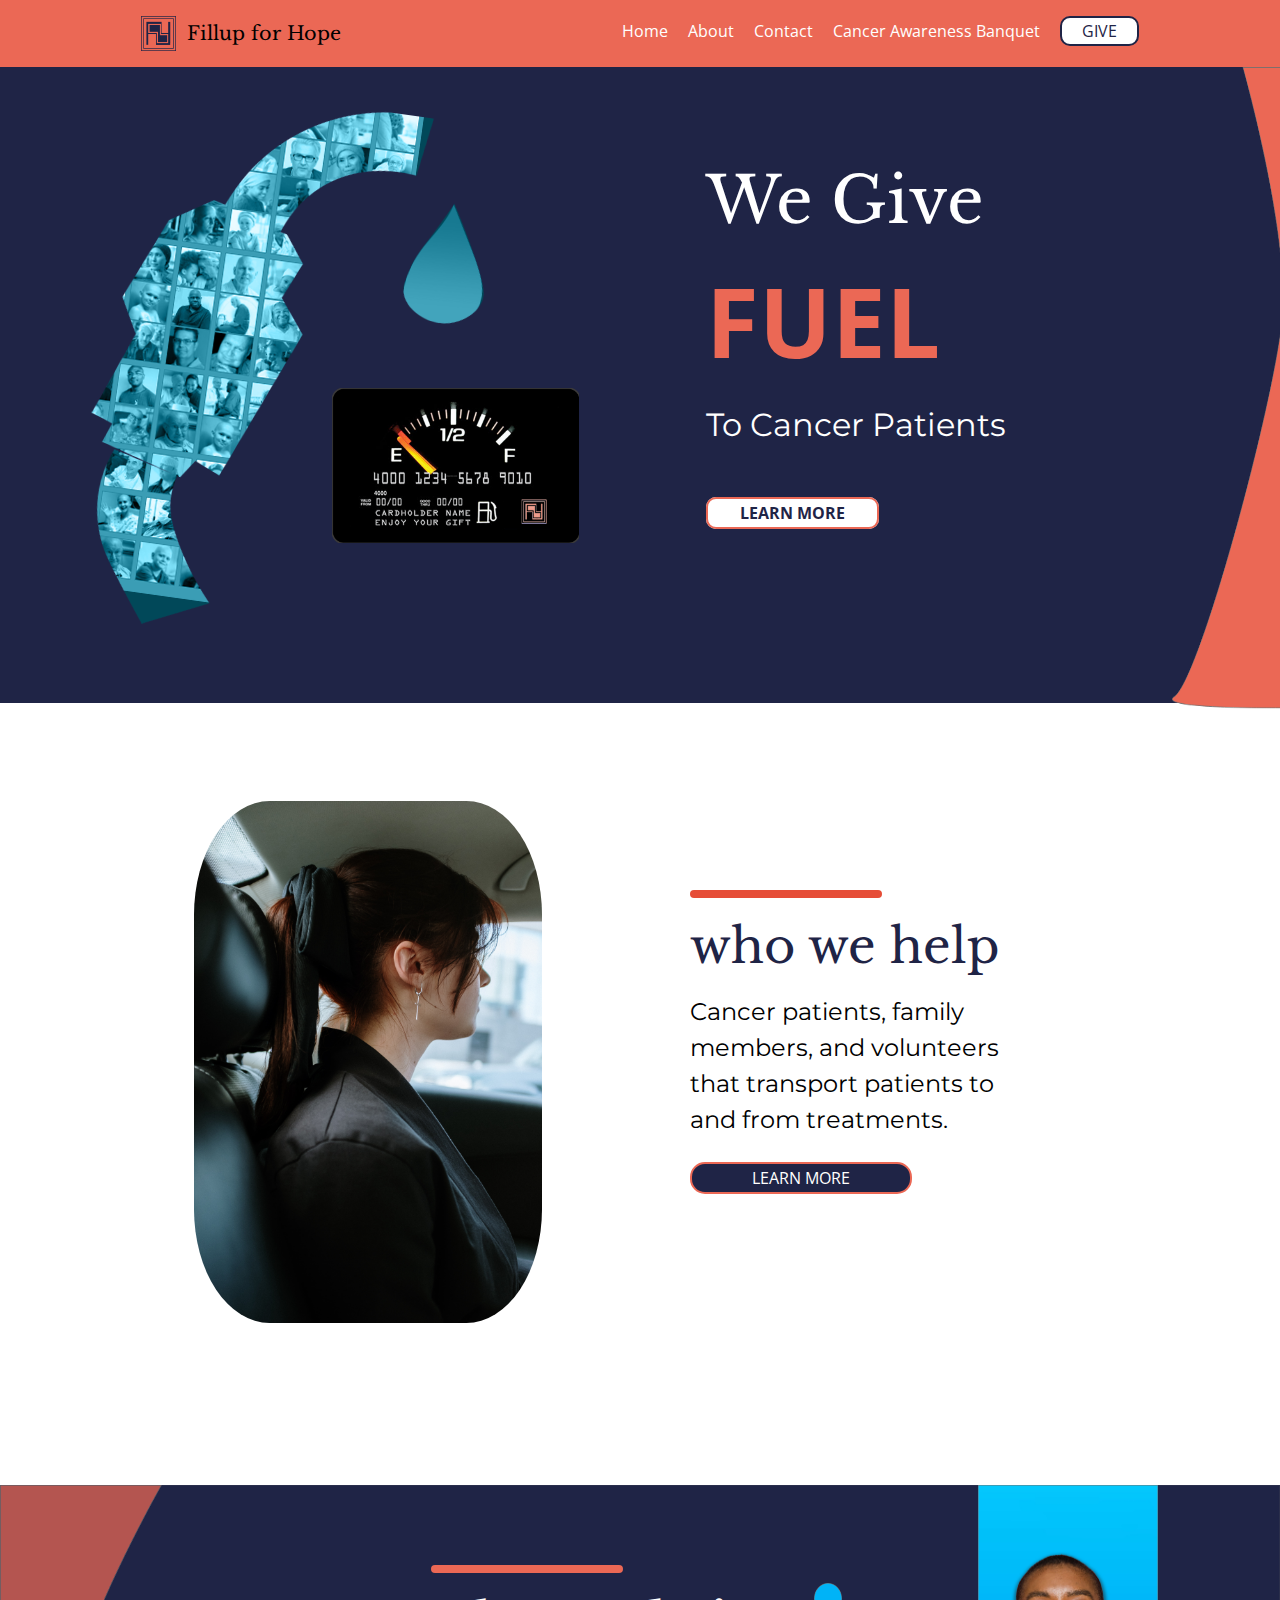
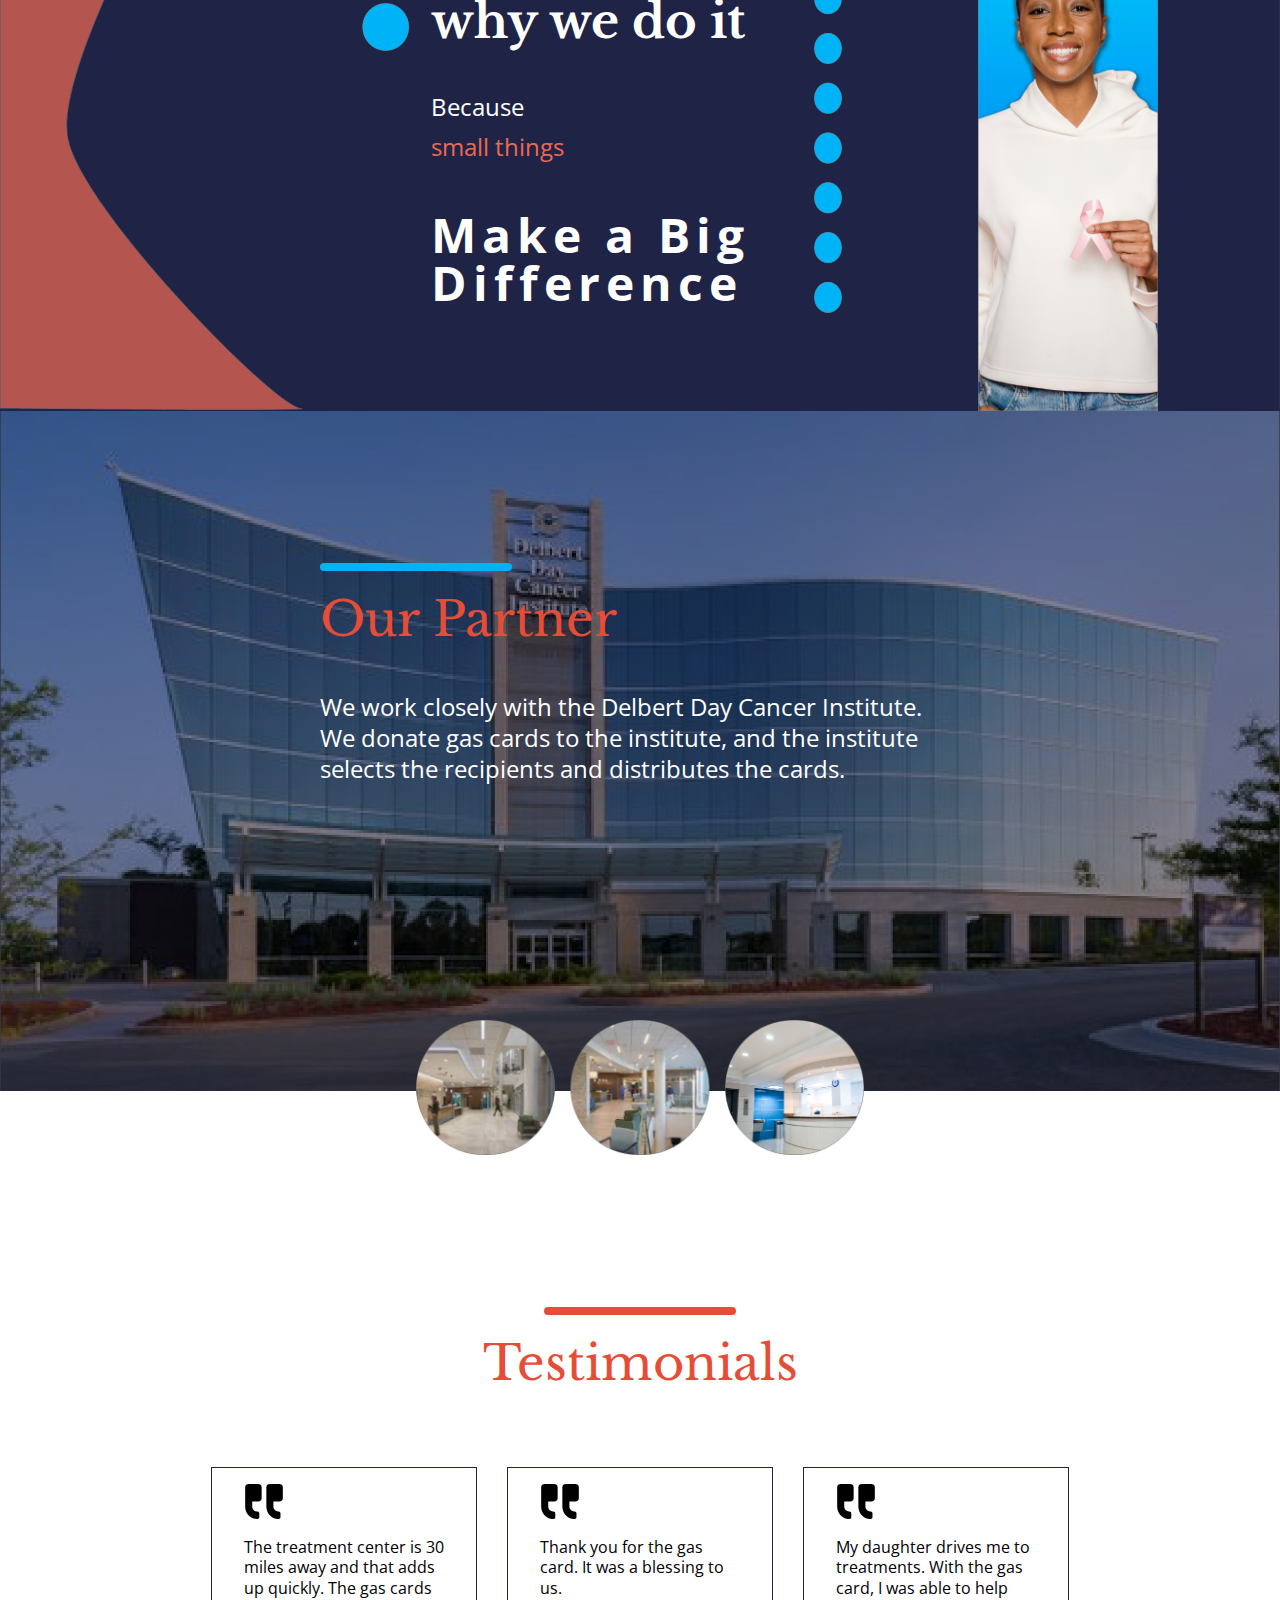
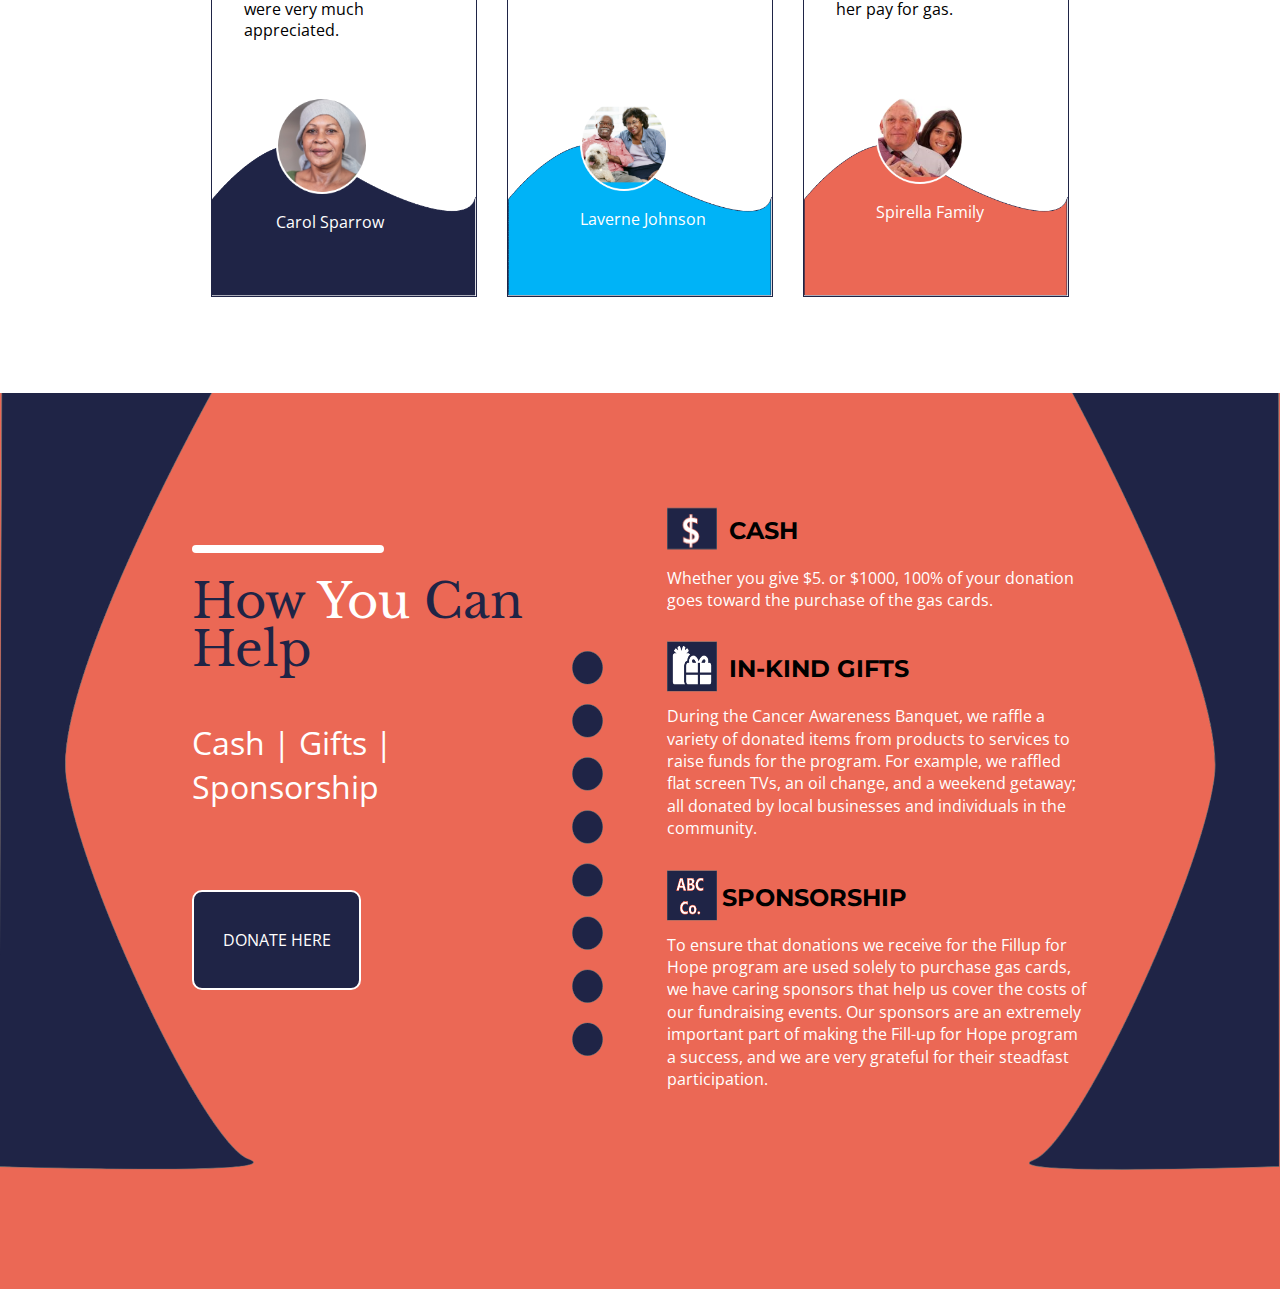
<file: index.html>
<!DOCTYPE html>
<html lang="en">

<head>
    <meta charset="UTF-8">
    <meta name="viewport" content="width=device-width, initial-scale=1.0">
    <title>Fill Up for Hope</title>
    <link rel="preconnect" href="https://fonts.gstatic.com">
    <link
        href="https://fonts.googleapis.com/css2?family=Libre+Baskerville:wght@700&family=Montserrat:wght@400;600&family=Open+Sans:wght@400;700;800&display=swap"
        rel="stylesheet">
    <link rel="stylesheet" href="css-reset.css">
    <link rel="stylesheet" href="stylesheet.css">
</head>

<body>
    <header>
        <div class="nav-bar">

            <div class="logo-container">
                <img class="logo-image" src="images/Fill-up logo dark blue (1).png" alt="logo">
                <p class="logo-text">Fillup for Hope</p>
            </div>


            <nav>
                <div class="nav-list hide-on-mobile">
                    <a class="hide-on-mobile" href="index.html">Home</a>
                    <a class="hide-on-mobile" href="#">About</a>
                    <a class="hide-on-mobile" href="contact-us.html">Contact</a>
                    <a class="hide-on-mobile" href="#">Cancer Awareness Banquet</a>
                    <a class="hide-on-mobile nav-btn" href="#">GIVE</a>
                </div>
            </nav>
        </div>
        <div class="hamburger-menu-container hide-on-desktop">
            <img id="hamburger-menu" onclick="toggleWrapperClass()" class="hide-on-desktop"
                src="images/Icon material-menu.png" alt="hamburger menu icon">
            <div id="mob-nav" class="mobile-wrapper hide-on-desktop">
                <a href="index.html">Home</a>
                <a href="#">About</a>
                <a href="contact-us.html">Contact</a>
                <a href="#">Cancer Awareness Banquet</a>
            </div>
        </div>

    </header>


    <main class="hero">
        <div class="hero-img">
            <img class="fuel-pump" src="images/fuel pump markup-gray-to fit.png" alt="faces in a fuel pump">
            <img class="gas-card" src="images/Fillup Gas guage-Card.png" alt="gas debit card">
        </div>

        <div class="hero-text">
            <h2>We Give</h2>
            <h1>FUEL</h1>
            <h3>To Cancer Patients</h3>
            <a href="#" class="light-btn">Learn More</a>
            <img class="v-border-rgt" src="images/Path 2.png" alt="">
        </div>
    </main>

    <section class="section-1">
        <div class="container">
            <div class="sec1-img col-1">
                <img class="car-girl" src="images/pexels-cottonbro-4606398.jpg" alt="girl riding in back seat of car">
            </div>

            <div class="col-2">
                <h2>who we help</h2>
                <p>Cancer patients, family members, and volunteers that transport patients to and from treatments.</p>
                <div class="section-1-btn"><a class="dark-btn" href="#">Learn More</a>
                </div>
            </div>
        </div>
       

    </section>
    <!--end section one-->


    <section class="section-2">

        <div class="container">
            <div class="col-1">
                <img class="v-border-left" src="images/Path 1.png" alt="decorative orange border">
            </div>
            <div class="col-2 columns">
                <img class="big-dot" src="images/big-blue-dot.png" alt="large blue dot">
                <h2>why we do it</h2>
                <p>Because</p>
                <p class="sm-things-p">small things</p>
                <h2 class="big-p">Make a Big <br>Difference</h2>
            </div>

            <div class="col-3 columns">
                <img class="dots" src="images/vertical-dots.png" alt="vertical blue dots graphic">
            </div>

            <div class="col-4 col-4-img-container columns">
                <img class="col-4-img" src="images/women holding pink ribbon.png" alt="women holding pink ribbon">
            </div>
        </div>
        <!--end container-->
    </section>
    <!--end section-2 -->

    <section class="section-3 section-3-hero-img">
        <div class="container">
            <h2>Our Partner</h2>
            <p>We work closely with the Delbert Day Cancer Institute. We donate gas cards to the institute, and the
                institute selects the recipients and distributes the cards.</p>
    </div>
    <!--end container-->

    <div class="dd-thumbnails">
        <img src="images/DD thumbnails.png" alt="">
    </div>
    
    </section>
    <!--end section-3 -->

    <section class="section-4">
        <h2>Testimonials</h2>
        <div class="box-container">
            <div class="box box1">
                <svg class="icon-quote" xmlns="http://www.w3.org/2000/svg" width="40.12" height="35.44"
                    viewbox="0 0 66.12 61.44">
                    <path id="Icon_awesome-quote-right" data-name="Icon awesome-quote-right"
                        d="M6.2,0h16.53a6.4,6.4,0,0,1,6.2,6.583V24.137a6.4,6.4,0,0,1-6.2,6.583H12.4V39.5a8.54,8.54,0,0,0,8.265,8.777H21.7a3.192,3.192,0,0,1,3.1,3.291v6.583a3.192,3.192,0,0,1-3.1,3.291H20.662C9.246,61.44,0,51.62,0,39.5V6.583A6.4,6.4,0,0,1,6.2,0ZM43.391,0h16.53a6.4,6.4,0,0,1,6.2,6.583V24.137a6.4,6.4,0,0,1-6.2,6.583H49.59V39.5a8.54,8.54,0,0,0,8.265,8.777h1.033a3.192,3.192,0,0,1,3.1,3.291v6.583a3.192,3.192,0,0,1-3.1,3.291H57.855c-11.416,0-20.662-9.819-20.662-21.943V6.583A6.4,6.4,0,0,1,43.391,0Z" />
                </svg>
                <div class="testimony-text">
                    <p>The treatment center is 30 miles away and that adds up quickly. The gas cards were very much
                        appreciated.
                    </p>
                </div>
                <div class="testimony-details">
                    <img src="images/testimony1.png" class="testimony-img" alt="">
                    <p class="person-name">Carol Sparrow</p>
                </div>
            </div>


            <div class="box box2">
                <svg class="icon-quote" xmlns="http://www.w3.org/2000/svg" width="40.12" height="35.44"
                    viewbox="0 0 66.12 61.44">
                    <path id="Icon-awesome-quote-right" data-name="Icon awesome-quote-right"
                        d="M6.2,0h16.53a6.4,6.4,0,0,1,6.2,6.583V24.137a6.4,6.4,0,0,1-6.2,6.583H12.4V39.5a8.54,8.54,0,0,0,8.265,8.777H21.7a3.192,3.192,0,0,1,3.1,3.291v6.583a3.192,3.192,0,0,1-3.1,3.291H20.662C9.246,61.44,0,51.62,0,39.5V6.583A6.4,6.4,0,0,1,6.2,0ZM43.391,0h16.53a6.4,6.4,0,0,1,6.2,6.583V24.137a6.4,6.4,0,0,1-6.2,6.583H49.59V39.5a8.54,8.54,0,0,0,8.265,8.777h1.033a3.192,3.192,0,0,1,3.1,3.291v6.583a3.192,3.192,0,0,1-3.1,3.291H57.855c-11.416,0-20.662-9.819-20.662-21.943V6.583A6.4,6.4,0,0,1,43.391,0Z" />
                </svg>
                <div class="testimony-text">
                    <p>Thank you for the gas card. It was a blessing to us.
                    </p>
                </div>
                <div class="testimony-details">
                    <img src="images/testimony2.png" class="testimony-img" alt="">
                    <p class="person-name">Laverne Johnson</p>
                </div>

        </div>

        <div class="box box3">
            <svg class="icon-quote" xmlns="http://www.w3.org/2000/svg" width="33.12" height="31.44"
                viewbox="0 0 66.12 61.44">
                <path id="Iconawesome-quote-right" data-name="Icon awesome-quote-right"
                    d="M6.2,0h16.53a6.4,6.4,0,0,1,6.2,6.583V24.137a6.4,6.4,0,0,1-6.2,6.583H12.4V39.5a8.54,8.54,0,0,0,8.265,8.777H21.7a3.192,3.192,0,0,1,3.1,3.291v6.583a3.192,3.192,0,0,1-3.1,3.291H20.662C9.246,61.44,0,51.62,0,39.5V6.583A6.4,6.4,0,0,1,6.2,0ZM43.391,0h16.53a6.4,6.4,0,0,1,6.2,6.583V24.137a6.4,6.4,0,0,1-6.2,6.583H49.59V39.5a8.54,8.54,0,0,0,8.265,8.777h1.033a3.192,3.192,0,0,1,3.1,3.291v6.583a3.192,3.192,0,0,1-3.1,3.291H57.855c-11.416,0-20.662-9.819-20.662-21.943V6.583A6.4,6.4,0,0,1,43.391,0Z" />
            </svg>
            <div class="testimony-text">
                <p>My daughter drives me to treatments. With the gas card, I was able to help her pay for gas.</p>
            </div>
            <div class="testimony-details">
                <img src="images/testimony3.png" class="testimony-img" alt="">
                <p class="person-name">Spirella Family</p>
            </div>
              </div>
        </div> <!--end box-container-->
    </section> <!--end section 4-->

    <section class="section-5 .marquee-img">

        <div class="container">
            <div class="col-1">
                <h2 class="s5-title">How <span>You</span> Can Help</h2>
                <p class="help-list">Cash | Gifts | Sponsorship</p>
                <div class="donate-btn"><a href="#">DONATE HERE</a></div>
            </div>

            <div class="col-2">
                <img src="images/navysmalldots.png" class=" navydots" alt="vertical blue dots divider">
            </div>

            <div class="col-3">
                <div>
                    <h3> <img class="icon" src="images/cashbox.png" alt="dollar sign in navy box"> CASH</h3>
                    <p>Whether you give $5. or $1000,
                        100% of your donation goes toward the purchase of the gas cards.
                    </p>
                </div>

                <div>

                    <h3> <img class="icon" src="images/giftbox.png" alt="gift box in navy box"> IN-KIND GIFTS
                    </h3>
                    <p>During the Cancer Awareness Banquet, we raffle a variety of donated items from products to
                        services to raise funds for the program. For example, we raffled flat screen TVs, an oil change,
                        and a weekend getaway; all donated by local businesses and individuals in the community. </p>
                </div>
                <div>

                    <h3> <img class="icon" src="images\Component 8 – 1.png" alt="abc icon">SPONSORSHIP</h3>

                    <p>To ensure that donations we receive for the Fillup for Hope program are used solely to purchase
                        gas cards, we have caring sponsors that help us cover the costs of our fundraising events. Our
                        sponsors are an extremely important part of making the Fill-up for Hope program a success, and
                        we are very grateful for their steadfast participation.
                    </p>
                </div>
            </div>
            <!--end col-3-->
            <!--<div><img src="images/rightnavyborder.png" class="navyrightborder" alt=""></div>-->

        </div>
        <!--end container section-5-->
    </section>
    <!--end section 5-->


    <script>
        function toggleWrapperClass() {
            let mobNavEl = document.getElementById("mob-nav")
            if (mobNavEl.style.display === "flex") {
                mobNavEl.style.display = "none"
            } else  
                mobNavEl.style.display = "flex"
        
        }

       
    </script>
</body>

</html>
</file>
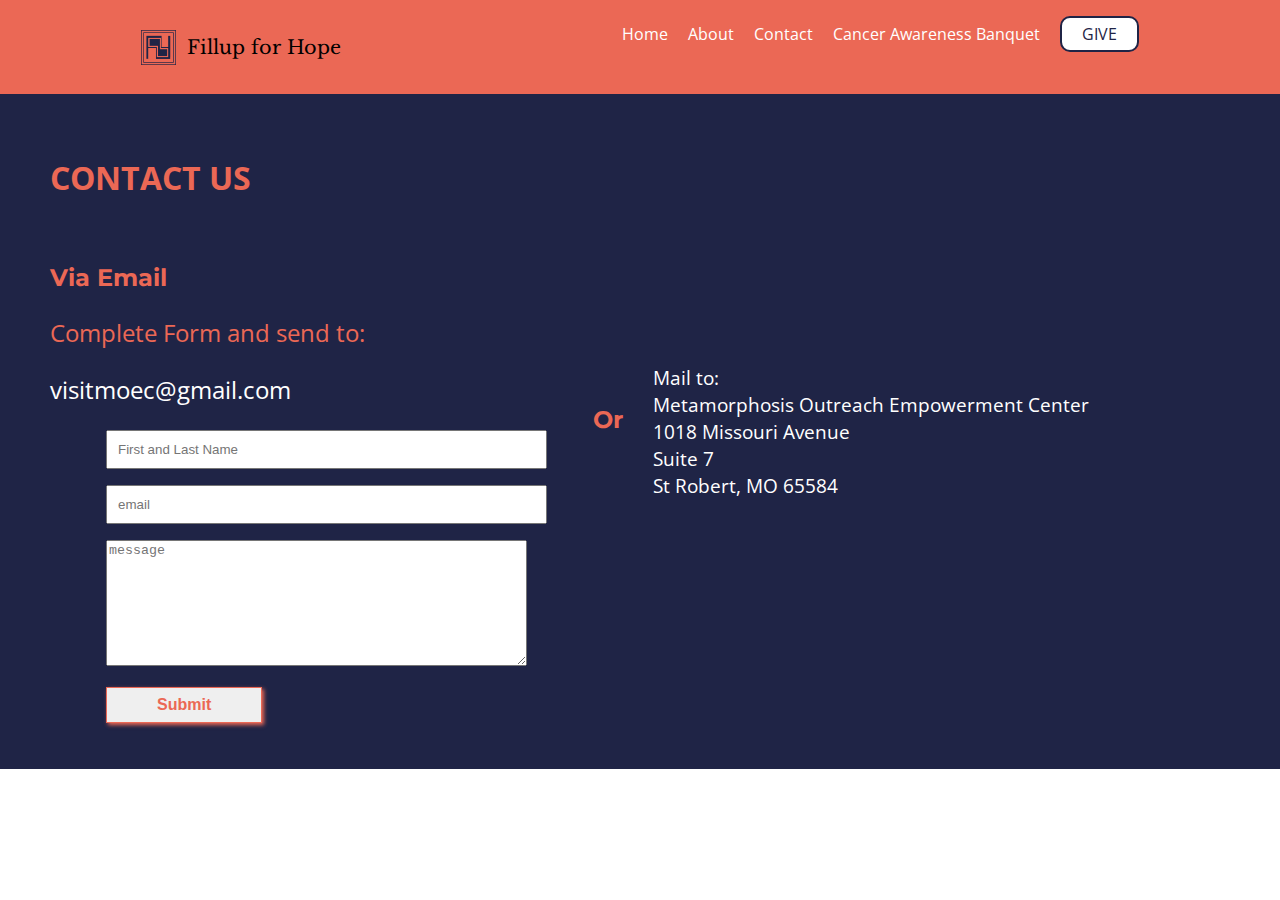
<file: contact-us.html>
<!DOCTYPE html>
<html lang="en">
<head>
    <meta charset="UTF-8">
    <meta http-equiv="X-UA-Compatible" content="IE=edge">
    <meta name="viewport" content="width=device-width, initial-scale=1.0">
    <title>Contact Us</title>
    <link rel="preconnect" href="https://fonts.gstatic.com">
    <link rel="preconnect" href="https://fonts.googleapis.com">
    <link rel="preconnect" href="https://fonts.gstatic.com" crossorigin>
    <link href="https://fonts.googleapis.com/css2?family=Open+Sans:wght@400;700&display=swap" rel="stylesheet">
    <link href="https://fonts.googleapis.com/css2?family=Libre+Baskerville:wght@700&family=Montserrat:wght@400;600&family=Open+Sans:wght@400;700;800&display=swap" rel="stylesheet">
    <link rel="stylesheet" href="stylesheet.css">
    <link rel="stylesheet" href="contact-style.css">
  
</head>

<body>
    <header class="contact-header">
        <div class="nav-bar">
            
              <div class="logo-container">
                  <img class="logo-image" src="images/Fill-up logo dark blue (1).png" alt="logo">
                  <p class="logo-text">Fillup for Hope</p>
              </div>
          <nav>
              <div class="nav-list hide-on-mobile">
              <a class="hide-on-mobile" href="index.html">Home</a>
              <a class="hide-on-mobile" href="#">About</a>
              <a class="hide-on-mobile" href="contact-us.html">Contact</a>
              <a class="hide-on-mobile" lass="hide-on-mobile" href="#">Cancer Awareness Banquet</a>
              <a class="hide-on-mobile nav-btn" href="#">GIVE</a>
              </div>
      
      
              <div class="mobile-wrapper contact-mobile-wrapper">
                  <img id="hamburger-menu" onclick="toggleWrapperClass()" id="contact-mobnav" class="contact-hamburger-menu" src="images/Icon material-menu.png" alt="hamburger menu icon">
                  <a  href="index.html">Home</a>
                  <a  href="#">About</a>
                  <a  href="contact-us.html">Contact</a>
                  <a  href="#">Cancer Awareness Banquet</a>
              </div>
      
      
          </nav>
      </div>
      </header>

      <main class="contact-main"> 
        
            
           <div>     
            <h2 class="contact-h2">CONTACT US</h2>

            <div class="contact-col-1">
                <h3 class="contact-h3">Via Email</h3>
                <p class="contact-h3">Complete Form and send to:</p>
                <p class="contact-email">visitmoec@gmail.com</p>

                <form action="mailto: example@company.com">
                    <ul class="contact-col-2">
                        <li><input id="name" size="50" placeholder="First and Last Name" type="text"></li>
                        <li><input id="email" size="50" type="text"  placeholder="email"></li>
                        <li><textarea name="message" id="message" placeholder="message" cols="50" rows="8"></textarea></li>
                        <li><input type="submit" id="contact-btn" value="Submit"></li>
                        
                    </ul>
                </form>
            </div>
        </div>

                <h3 class="contact-h3">Or</h3>
        
          
           

                
           <div>
                
                  <p class="contact-mail contact-p"><span>Mail to:</span><br>
                    <span>Metamorphosis Outreach Empowerment Center</span><br> 
                    <span>1018 Missouri Avenue</span><br> <span>Suite 7</span><br> <span>St Robert, MO 65584</span></p>
              </div>
            </div>
            
            
            
      
    </main>
 
    <script>
        function toggleWrapperClass() {
            let mobNavEl = document.getElementById("contact-mobnav")
            if (mobNavEl.style.display === "flex") {
                mobNavEl.style.display = "none"
            } else  
                mobNavEl.style.display = "flex"
        
        }
</script>
       


</body>
</html>
</file>
<file: stylesheet.css>
/*DEVELOPED MOBILE FIRST*/

html {
    font-size: 16px;
    box-sizing: border-box;
}
html, body {
    width: 100%;
    margin: 0px;
    padding: 0px;
    }
body {
    font-family: 'Libre Baskerville', serif;
    font-family: 'Montserrat', sans-serif;
    font-family: 'Open Sans', sans-serif;
    }

h1 {
    font-size: 64px;
}
h2 {
    font-size: 48px;
    font-family: "Libre Baskerville";
}

h3 {
    font-size: 24px;
    font-family: 'Montserrat', sans-serif;
}
   
h1, h2, h3 {
    margin-top: 0;
    margin-bottom: 1em;
}

p {
    font-size: 1.5rem;
}

header {
    width: 100%;
    background-color: #eb6855;
    min-height: 32px;
 }
 

.nav-bar {
    width: 100%;
    display: flex;
    flex-direction: row;
    justify-content: space-around;
    align-items: flex-start;
    padding-top: 1rem;
    padding-bottom: 1rem;
    position: relative;
 }

 .logo-image {
    height: 35px;
 }

.logo-text {
    font-family: 'Libre Baskerville', serif;
    font-size: 14px;
    /*font-weight: bold;*/
  
}

.logo-container {
    display: flex;
    min-width: 12.5rem;
    flex-wrap: wrap;
    justify-content: space-between;
    align-items: center;
  
}

.hide-on-mobile {
    display: none;
}

/*=======================
******* MOBILE NAV ******
=========================*/

#hamburger-menu {
    max-width: 35px;
    position: absolute;
    top: 1.5rem;
    right: 2.5rem;
}
#mob-nav {
    display: none;
}
.mobile-wrapper {
    display: flex;
    flex-direction: column;
    align-items: flex-end;
}

.mobile-wrapper a {
    max-width: 150px;
    width: 150px;
    text-decoration: none;
    background: #1f2446;
    color: white;
    padding: 10px 20px;
    border-bottom: .5px solid #e64d37;
}

.mobile-wrapper a:hover,
.mobile-wrapper a:focus{
    text-decoration: none;
    background: #fff;
    color: #1f2446;
    padding: 10px 20px;
    border-bottom: 1px solid #e64d37;
}

/*=====================
****END MOBILE NAV*****
======================*/

.v-border-rgt {
    display: none;
 
}


/*========================
*******HEADER-MAIN*******
=========================*/
/*hero Section*/

main {
    display: block;
    width: 100vw;
    background-color: #1f2446;
    color: white;
    font-family: 'Open Sans', sans-serif;
    position: relative;
    padding: 30px 50px;
   }

.hero-img {
    display: block;
}

.fuel-pump {
    display:inline-block;
    width: 50%;
    transform: rotate(8deg);
    position: relative;
    margin-bottom: 2em;
}

.gas-card {
    display: inline-block;
    width: 30%;
    max-width: 20em;
    margin-left: -5em;
    margin-bottom: 5em;
}

@media(max-width: 450px) {
    .fuel-pump,
    .gas-card {
        display: none;
    }
}

.hero-text {
    padding-right: 30px;
    padding-left: 30px;
    padding-bottom: 30px;
}
 .hero-text h1 {
    color: #eb6855;
    font-weight: bold;
    line-height: 1rem;
    padding-top: 1rem;
   }
.hero-text h3 {
    padding-bottom: 1em;
}

.light-btn {
    background-color: #fff;
    border: 2px solid #eb6855;
    padding: 5px 10px;
    border-radius: 10px;
    margin-top: 2.8rem;
    font-size: 1rem;
    text-transform: uppercase;
    font-weight: bold;
   color: #1f2446;
   text-decoration: none;
   text-align: center;
   cursor: pointer;
}

.light-btn:hover,
.light-btn:focus  {
    background: none;
    color: white;
    border: 1px solid #eb6855;
    cursor: pointer;
    
}

/*=======================
HEADER MEDIA QUERY
=========================*/
@media(min-width: 750px) {
  
.logo-text {
   font-size: 1.2rem;
}
.logo-container {
    display: flex;
    flex-basis: 12rem;
    flex-wrap: no-wrap;
    justify-content: space-between;
    align-items: center;
   
}
.nav-list  {
    display: flex;
    flex-basis: 55rem;
    flex-direction: row;
    align-items: center;
   }
   
 .nav-list a {
   display: flex;
   padding-right: 20px;
   color: white;
   text-decoration: none; 
   text-transform: initial; 
   font-size: 1rem;
 }
 
 nav a:nth-child(5)
 {
   padding: 5px 20px;
   background-color: white;
   color: #1f2446;
   text-align: center;
   border: 2px solid #1f2446;
   border-radius: 10px;
 }
 
 nav a:nth-child(5):hover,
 nav a:nth-child(5):focus {
   background: #1f2446;
   color: white;
   border: 1px solid white;
 }
 
 .hide-on-mobile {
   display: flex;
 }
 
.hide-on-desktop {
   display: none;
 }
 
 .mobile-wrapper {
   display: none;
 }

main {
    display: flex;
    flex-direction: row;
    align-items: center;
}
.fuel-pump {
    width: 40%;
    margin-bottom: 2em;
    }
    
.gas-card {
    width: 35%;
    margin-left: -6rem;
    margin-bottom: 4rem;

}
.hero-text {
    padding: 0;
    margin-left: -10rem;
}

.light-btn {
    padding: .2rem 2rem;
    border-radius: 10px;
    margin-top: 2.8rem;
    
}

}
/*-----------------
 END MEDIA QUERY
 -------------------*/

/*----End Main Section---*/

/*----------------------
=======SECTION 1========
-----------------------*/
section {
    max-height: 800px;
    
}
.section-1 {
    width: 100vw;
    padding-bottom: 4rem;
}

.section-1 .container { 
     width: 80%;
     margin-left: 10%;
     margin-top: 3rem;
    padding-top: 3rem;
       
}

.sec1-img {
    display: block;
    width: 100%;
}

 .car-girl {
     display: block;
     width: 60%;
     max-width: 25rem;
     margin: 0 auto;
     border-radius: 22%;
     border: 2px white solid;
 }

 .section-1 .col-2 {
     display: block;
     margin-top: 3.125rem;
     max-width: 31.25rem;
     margin: 4rem auto;
 }

 .section-1 h2:before {
    display: block;
    content: "";
    border-top: .5rem solid #e64d37;
    border-radius: 10px;
    max-width: 12rem;
    margin: 0 auto;
    transform: translateY(-1.5rem);
}

 .section-1 h2 {
    font-family: "Libre Baskerville";
    color: #1f2446;
    text-align: center;
    margin-bottom:  .5em;
     /*width: 10em;*/
 }
  
 .section-1 p {
     max-width: 30rem;
     width: 80%;
     margin-inline: auto;
     font-family: 'Montserrat', sans-serif;
     font-size: 1.5rem;
     line-height: 1.5em;
     margin-bottom: 1em;
 }
 
 .section-1-btn {
     margin-bottom: 1rem;
     width: 15rem;
     height: 3rem;
     margin: 0 auto;
    
 }

 .section-1 a {
     display: inline-block;
     padding: 6px 60px;
     background-color: #1f2446;
     border: 2px solid #eb6855;
     border-radius: 15px;
     font-size: 1rem;
     color: white;
     text-transform: uppercase;
     text-decoration: none;
     cursor: pointer;
  
}

.section-1 a:hover,
.section-1 a:focus {
   background-color: white;
    color: #1f2446;
    font-weight: bold;
    border: 2px solid #eb6855;
    cursor: pointer;
}
.v-border-left {
    display: none;
}

/*=============================
----SECTION 1 MEDIA QUERY------
=============================*/
@media(min-width: 750px) {

.section-1 .container {
    width: 70%;
    display: flex;
    margin-right: auto;
    margin-left: auto;
    align-items: center;
}

.car-girl {
        width: 70%;
        margin-left: 0;
 }

.section-1 .col-2 {
    display: flex;
    flex-direction: column;
    align-items: flex-start;
    justify-content: center;
    flex-basis: 80%;
}

.section-1 .col-2 h2 {
    font-size: 3rem;
    margin-left: 0;
}

.section-1 p {
    font-size: 1.5rem;
    margin-left: 0;
}

.section-1-btn {
    margin: 0;
}

.section-1 h2:before {
    margin: 0;
    
  
}
}

/*----------------------------------
BORDER RIGHT and IMAGES MEDIA QUERY
------------------------------------*/

@media screen and (min-width: 1000px) {
    .v-border-rgt {
        display: inline-block;
        height: 101%;
        /*max-width: 15em;*/
        width: 13em;
        position: absolute;
        right: 0px;
        top: 0px;
        z-index: 4;
 }
 .fuel-pump {
    width: 60%;
    margin-bottom: 2em;
    }

.gas-card {
    width: 35%;
    margin-left: -9rem;
    margin-bottom: 8rem;
}

.hero-text {
    padding: 0;
    margin-left: -3rem;
    margin-top: -5rem;
}
.hero-text h1 {
    font-size: 6rem;
   }

.hero-text h2 {
    font-size: 4rem;
}   
.hero-text h3 {
    font-size: 2rem;
    padding-bottom: 1em;
    margin-top: -1rem;
    }
}
/*===============================
---END SECTION ONE MEDIA QUERY---
================================*/

/*SECTION TWO*/
.section-2 {
    background: #1f2446;
    margin-bottom: 5rem;
    margin-top: 6rem;
    position: relative;
}

.section-2 .container {
    display: flex;
    flex-direction: column;
    color: #fff;
    justify-content: space-between;
    align-items: center;
  }

/*Big Dot Decoration*/
   
.big-dot {
    display: inline-block;
    padding-right: 1rem;
    max-width: 15%;
    height: 15%;
    transform: translate(-4rem, 2rem);
}

.sm-things-p {
    color:#eb6855;
    margin-bottom: 1rem;
    line-height: 1em;
}
.section-2 h2 {
    font-size: 2rem;
}
.big-p {
    font-family: 'Open Sans', sans-serif;
    font-weight: bold;
    letter-spacing: 0.125em;
}

.section-3 .col-3 {
    display: none;
}
.dots {
    display: none;
}

.section-2 .col-4-img-container {
    display: flex;
    width: 300px;
    justify-content: center;
}

.section-2 .col-4-img {
    width: 40%;
    
}


 /*SECTION TWO MEDIA QUERY*/
@media(min-width: 750px) {
  
.section-2 {
    width: 100%;
    height: 100%;
    background-image: url("images/left-side-accent.png");
    background-size: 100% 100%;
    background-repeat: no-repeat;
    display: flex;
    justify-content: flex-end;
 }

.section-2 .container {
    width: 75%;
    display: flex;
    flex-direction: row;
    color: #fff;
    justify-content: center;
    gap: 3rem;
    align-items: center;
    
  }

/*Big Dot Decoration*/
   
.big-dot {
    padding-right: .8rem;
    max-width: 15%;
    height: 15%;
    transform: translate(-4.3rem, 4rem);
}

.section-2 h2 {
    font-weight: bold;
    padding-bottom: 3.125rem;
    font-size: 3rem;
    margin: 0 auto;
   
}
.section-2 h2:first-of-type:before {
    display: block;
    content: "";
    border-top: .5rem solid #eb6855;
    border-radius: 10px;
    max-width: 12rem;
    margin-left: 0;
    transform: translateY(-1.5rem);    
    
}

.section-2 p {
    padding-bottom: 1rem;
  
}

.big-p {
   
   padding-top: 20px;
    
}


.sm-things-p {
    font-family: 'Open Sans', sans-serif;
    color:#eb6855;
    margin-bottom: 1rem; 
}

.section-3 .col-3 {
    display: flex;
   
}
.dots {
    display: block;
    width: 40%;
    margin-left: 1rem;
 
}

.section-2 .col-4-img-container {
    display: flex;
    /*width: 300px;
    justify-content: center;*/}

.section-2 .col-4-img {
    width: 60%;
    
} 
}
/*---END SECTION 2 MEDIA QUERY---*/

/*===SECTION 3====*/
.section-3 {
    width: 100%;
    background-image: 
        url("images/Delbert Day with overlay.png");
    background-size: cover;
    background-repeat: no-repeat;
    margin-top:-5rem;
    padding-top: 3rem;
    margin-bottom: 5rem;
}

.section-3 .container {
    color: white;
    padding: 1rem 1rem;
}

.section-3 h2 {
    color: #e64d37;
}

.section-3 p {
    padding-bottom: 2rem;
}


.dd-thumbnails {
    width: 100vw;
    display: flex;
    flex-direction: column;
    align-items: center;
    
}

.dd-thumbnails img {
    width: 50%;
    margin-bottom: -3rem;
    
}
/*===SECTION 3 MEDIA QUERY===*/
@media(min-width: 750px) {
    .section-3 {
        padding-top: 5rem;
        display: flex;
        flex-direction: column;
        align-items: center;
        justify-content: space-between;
      
    }

.section-3-hero-img {
    width: 100%;
    max-height: 100%;
    background-image: url("images/Delbert\ Day\ with\ overlay.png"); /* The image used */
  background-color: #1f2446; /* Used if the image is unavailable */
  height: 600px; /* You must set a specified height */
  background-position: center; /* Center the image */
  background-repeat: no-repeat; /* Do not repeat the image */
  background-size: cover; /* Resize the background image to cover the entire container */

}

.section-3 .container {
    width: 50%;
    margin-top: 5rem;
                
}
    
.section-3 h2 {
    color: #e64d37;
}

.section-3 h2:before {
    display: block;
    content: "";
    border-top: .5rem solid #00b3f7;
    border-radius: 10px;
    max-width: 12rem;
    margin: 0;
    transform: translateY(-1.5rem);
}

.section-3 p {
    line-height: 1.3em;
    padding-bottom: 5rem;
}

.dd-thumbnails img {
    width: 35%;
    margin-bottom: -4rem;
    
}

}
/*===END SECTION 3 MEDIA QUERY===*/

/*========================
--------SECTION 4---------
========================*/
.section-4 {
    width: 100%;
    
      
}

.section-4 h2 {
    color: #e64d37;
    text-align: center;
    padding-top: 5rem;

}


.section-4 h2:before {
    display: block;
    content: "";
    border-top: .5rem solid #e64d37;
    border-radius: 10px;
    max-width: 12rem;
    margin: 0 auto;
    transform: translateY(-1.5rem);

}
.section-4 .box-container {
    display: flex;
    flex-direction: column;
    flex-wrap: nowrap;
    justify-content: center;
    align-items: center;

}

.box {
    width: 200px;
    height: 380px;
    border: 1px solid #1f2446;
    margin-top: 2rem;
    padding: 1rem 2rem 2rem;
   
}     

.box1,
.box2,
.box3 {
    background-repeat: no-repeat;
    background-size: contain;
    background-position: bottom;
}

.box1 {
    background-image: url("images/swoop1.png");
}
.box2 {
    background-image: url("images/swoop2.png");
}

.box3 {
    background-image: url("images/swoop3.png");
}

.icon-quote {
    margin-bottom: 1em;
    width: 40px;
    height: 35px;
}

.section-4 p {
    line-height: 2rem;
}

.testimony-text {
    padding-bottom: 2rem;
}

.box p:first-of-type {
    font-size: 16px;
    line-height: 1.3;
      
}

.box1 .testimony-details {
    margin-top: 1.5rem;
    margin-left: 2rem;
}

.box2 .testimony-details {
    margin-top: 4.2rem;
    margin-left: 2.5rem;
}


.box3 .testimony-details {
    margin-top: 2.5rem;
    margin-left: 2.5rem;
}

.testimony-details .testimony-img {
    width: 55%;
    height: 55%;
    
}

.person-name {
    color: white;
    margin-top: 1rem;
}

/*=========================
----SECTION 4 MEDIA QUERY---
===========================*/
@media(min-width: 750px) {

    .section-4 {
        margin-top: 10rem;
             
}

.section-4 .box-container {
    width: 80%;
    display: flex;
    flex-direction: row;
    margin: 0 auto;
    gap: 30px;
}

.box {
        width: 200px;
        height: 380px;
        border: 1px solid #1f2446;
        /*margin: 0 auto;*/
        margin-top: 2rem;
        padding: 1rem 2rem 2rem;
        
}


.box p:first-of-type {
    font-size: 16px;
    line-height: 1.3;
      
}

.box1 .testimony-details {
    margin-top: 1.5rem;
    margin-left: 2rem;
}

.box2 .testimony-details {
    margin-top: 4.2rem;
    margin-left: 2.5rem;
}


.box3 .testimony-details {
    margin-top: 2.5rem;
    margin-left: 2.5rem;
}

.testimony-details .testimony-img {
    width: 55%;
    height: 55%;
    
}
   
}
/*====SECTION 5=====*/
.section-5 {
    width: 100vw;
    margin-top: 53rem;
    background-color: #eb6855;
    
}

.section-5 .container {
    padding-top: 5rem;
    display: flex;
    flex-direction: column;
    width:80%;
    margin: 0 auto;
   
    
    
}

.navydots {
    display: none;
}

.s5-title {
    color: #1f2446;
 
}

.s5-title span {
    color: white;
}


.section-5 .col-1 h2 {
    font-size: 2rem;
}

.section-5 h2:before {
    display: block;
    content: "";
    border-top: .5rem solid #fff;
    border-radius: 10px;
    max-width: 12rem;
    margin: 0;
    transform: translateY(-1.5rem);

}

.section-5 p {
    color: white;
    font-size: 1rem;
    line-height: 1.4;
    padding-bottom: 1rem;
}

.donate-btn a {
    display: inline-block;
    margin: 1rem 0;
    width: 127px;
    padding: 7px 15px;
    text-align: center;
    background: #1f2446;
    border: 2px solid #fff;
    border-radius: 10px;
    color: #fff;
    text-decoration: none;
}

.donate-btn a:hover,
.donate-btn a:focus {
    border: dotted white 1px;
    opacity: 0.8;
   
}

.icon {
    width: 30px;
    height: 30px;
    padding-right: 5px;
    transform: translateY(.3rem);
}

/*===END SECTION-5====*/

/*---SECTION-5 MEDIA QUERY---*/
@media(min-width: 750px){
.section-5 {
    width: 100%;
    margin-top: 6rem;
    padding-top: 6rem;
    height: 800px;
    background-image: url("images/marquee-background.png"); /* The image used */
    background-position: center; /* Center the image */
    background-repeat: no-repeat; /* Do not repeat the image */
    background-size: cover; 

}

.section-5 .col-1 h2 {
    font-size: 3rem;
}

.section-5 h2:before {
    display: block;
    content: "";
    border-top: .5rem solid #fff;
    border-radius: 10px;
    max-width: 12rem;
    margin: 0;
    transform: translateY(-1.5rem);

}
.section-5 h3 {
    font-weight: bold;
}

.section-5 p {
    color: white;
    font-size: 1rem;
    line-height: 1.4;
    padding-bottom: 1rem;
}

.section-5 .container {
    display: flex;
    flex-direction: row;
    margin: 0 auto;
    width: 70%;
    justify-content: center;
    gap: 40px;
}

 .donate-btn a {
    display: inline-block;
    margin-top: 4rem;
    width: 125px;
    padding: 40px 20px;
    color: #fff;
   
}

.section-5 .col-2 {
    align-self: center;
    justify-content: center;
    width: 50px;
}
.section-5 .help-list {
    color: white;
    font-size: 2rem;
}

.navydots {
    display: block;
    width: 80%;
    margin-top: 2rem;
    margin-left: -1rem;
}

.icon {
    width: 50px;
    height: 50px;
    padding-right: 5px;
    transform: translateY(.9rem)
}
.section-5 .col-3 {
    flex-basis: 550px;
    margin-top: -5rem;
}
}
/*END SECTION 5 MEDIA QUERY--*/
</file>
<file: contact-style.css>
/* @link https://utopia.fyi/type/calculator?c=320,10,1.067,1000,16,1.125,6,2,&s=0.75|0.5|0.25,1.5|2|3|4|6,s-l */



body {
    
    margin: 0;
    padding: 0;
}
header {
    max-width: 100%;
}

main {
    background-color: #1f2446;
    /*position: relative;
    display: flex;*/
    flex-direction: row;
    gap: 30px;
}

.contact-hamburger-menu {
    display: inline-block;
    max-width: 20px;
    width: 20px;
    height: 20px;
    position: absolute;
    right: 3rem;
}


.contact-h2 {
    font-family: 'Open Sans', sans-serif;
    font-size: 2rem;
    color: #eb6855;
    padding-top: 1em;
    padding-bottom: 1em;
    
}

.contact-h3 {
    color: #eb6855;
}


.contact-p {
    margin: 0;
    color: white;
    font-size: 1.2rem;
}


#contact-btn {
   padding: 8px 50px;
    font-size: 1rem;
    font-weight: bold;
    text-decoration: none;
    color: #eb6855;
}

.contact-col-2 li {
   margin: 1rem;
   list-style-type: none;

}

input {
    padding: 10px;
}

#contact-btn {
    border: 1px #eb6855 solid;
    box-shadow: 2px 2px 4px #eb6855;
}


#contact-btn:hover,
#contact-btn:focus {
    color: #f1b5ab;
    border-style: dashed;
}


/* ////////////////////////////////////////////////// 
@media (min-width: 800px) {
    

   /*input {
        height: 1.8rem;
    }


   .contact-col-2 {
       display: flex;
       flex-direction: row;
       gap: 1.5rem;
       align-items: baseline;
     
   }
   .contact-col-2a {
       align-self: baseline;
   }
      .contact-col-4 {
          align-self: baseline;
          margin-top: 3.125rem;
        
       }
 }

 @media (max-width: 799px) {
    input {
        margin: .7rem 0;
    }

 }*/
</file>
